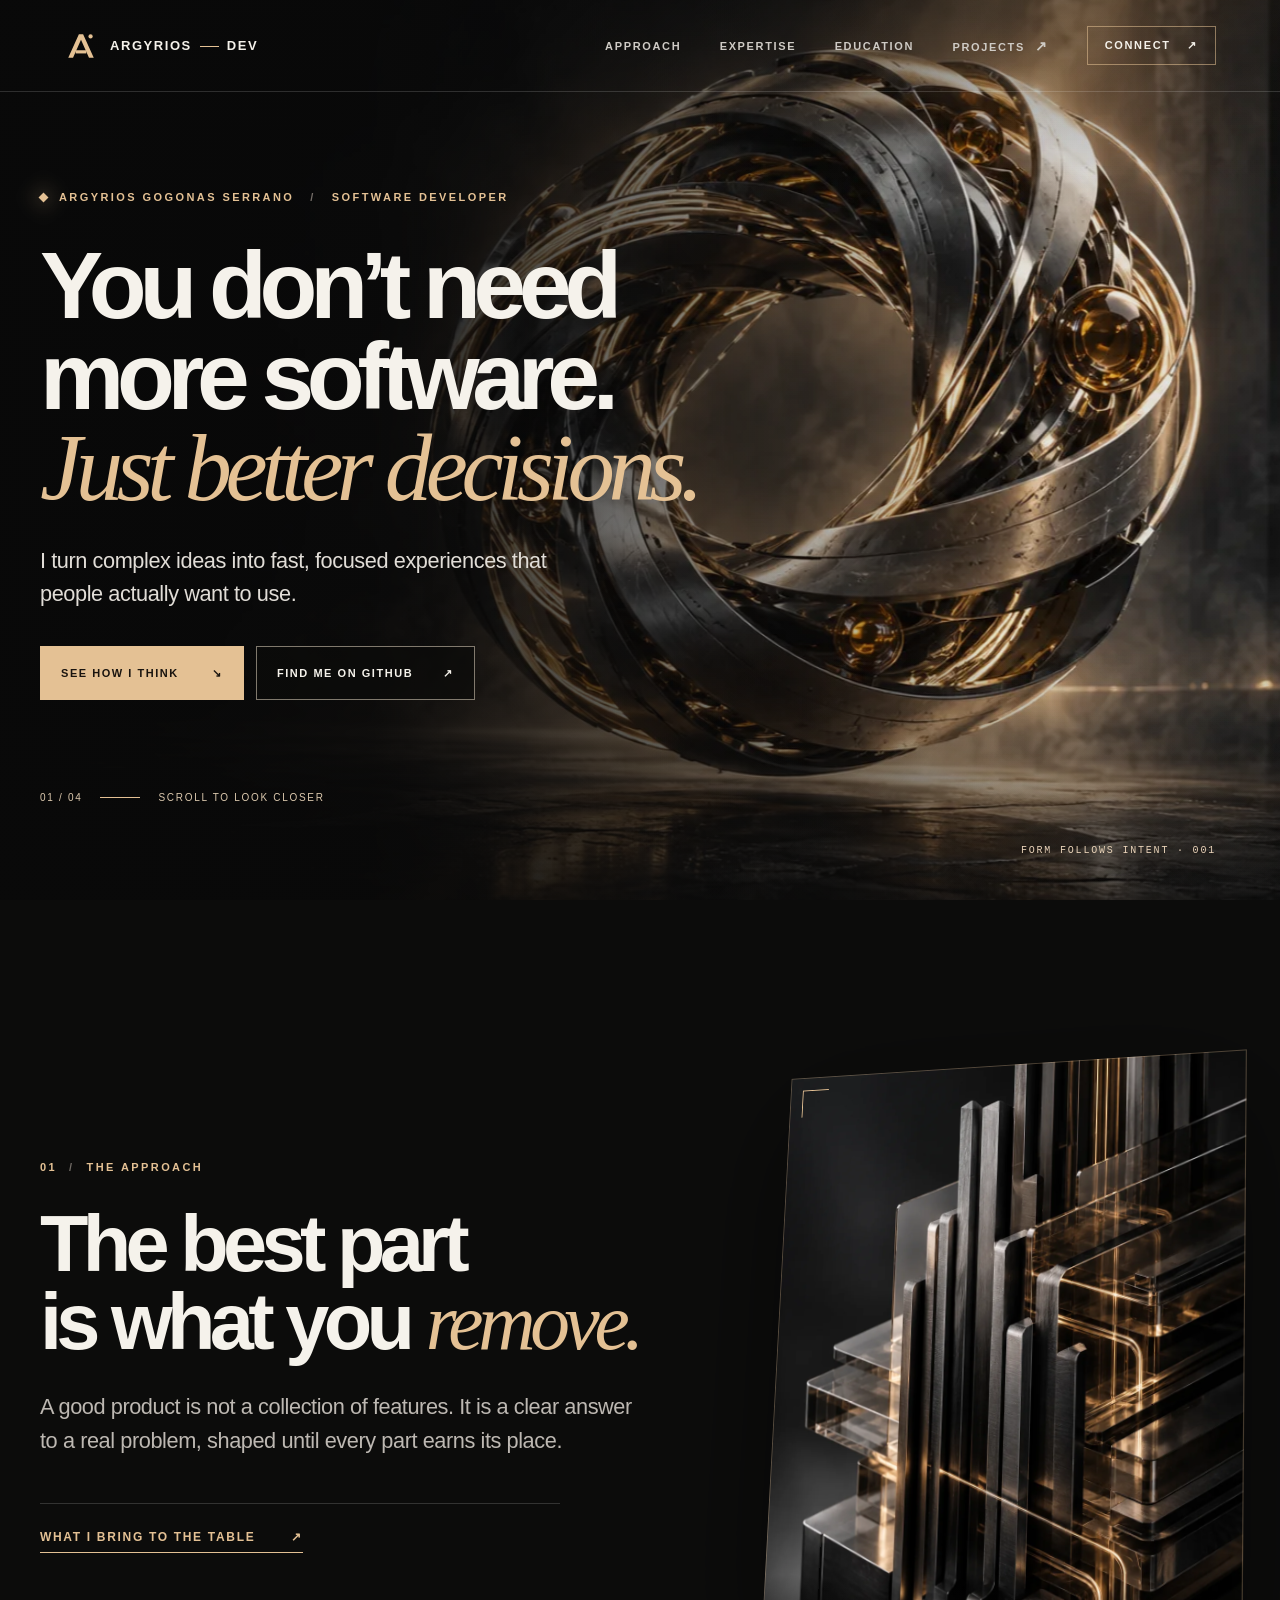
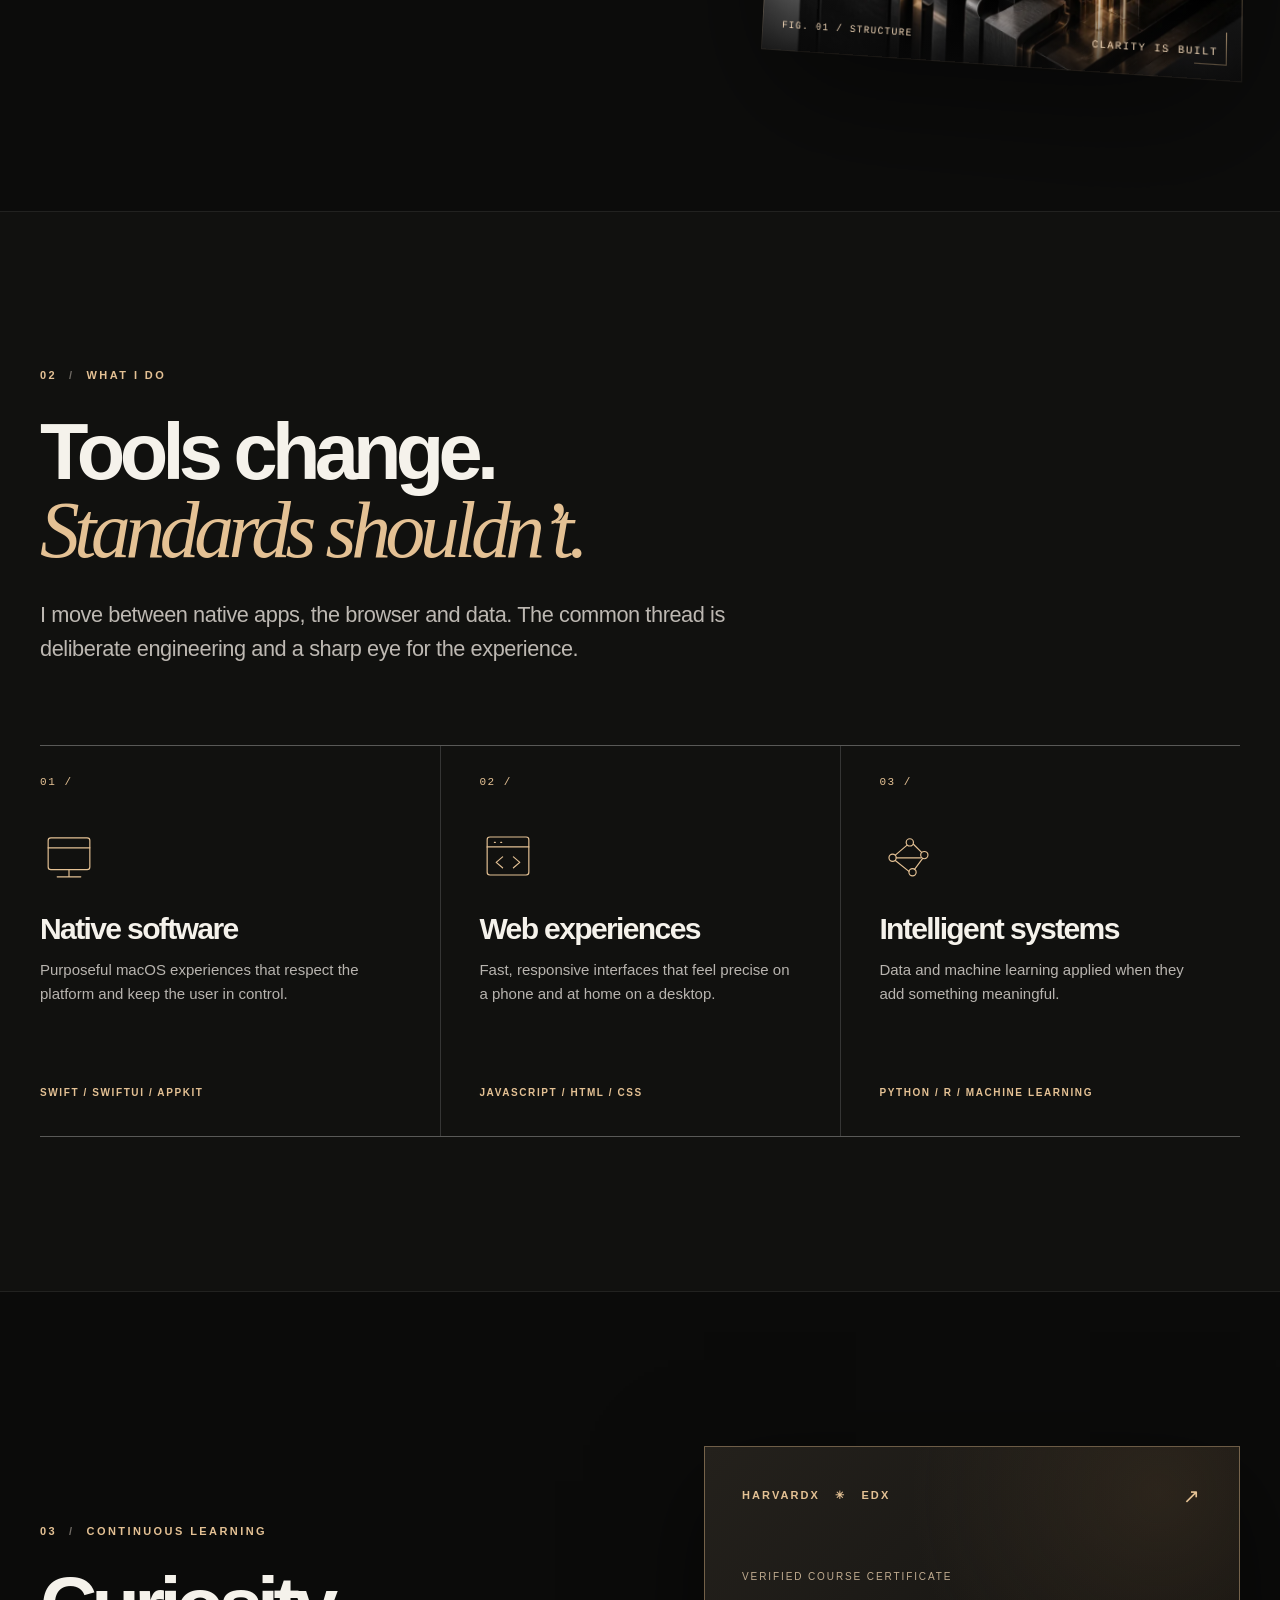
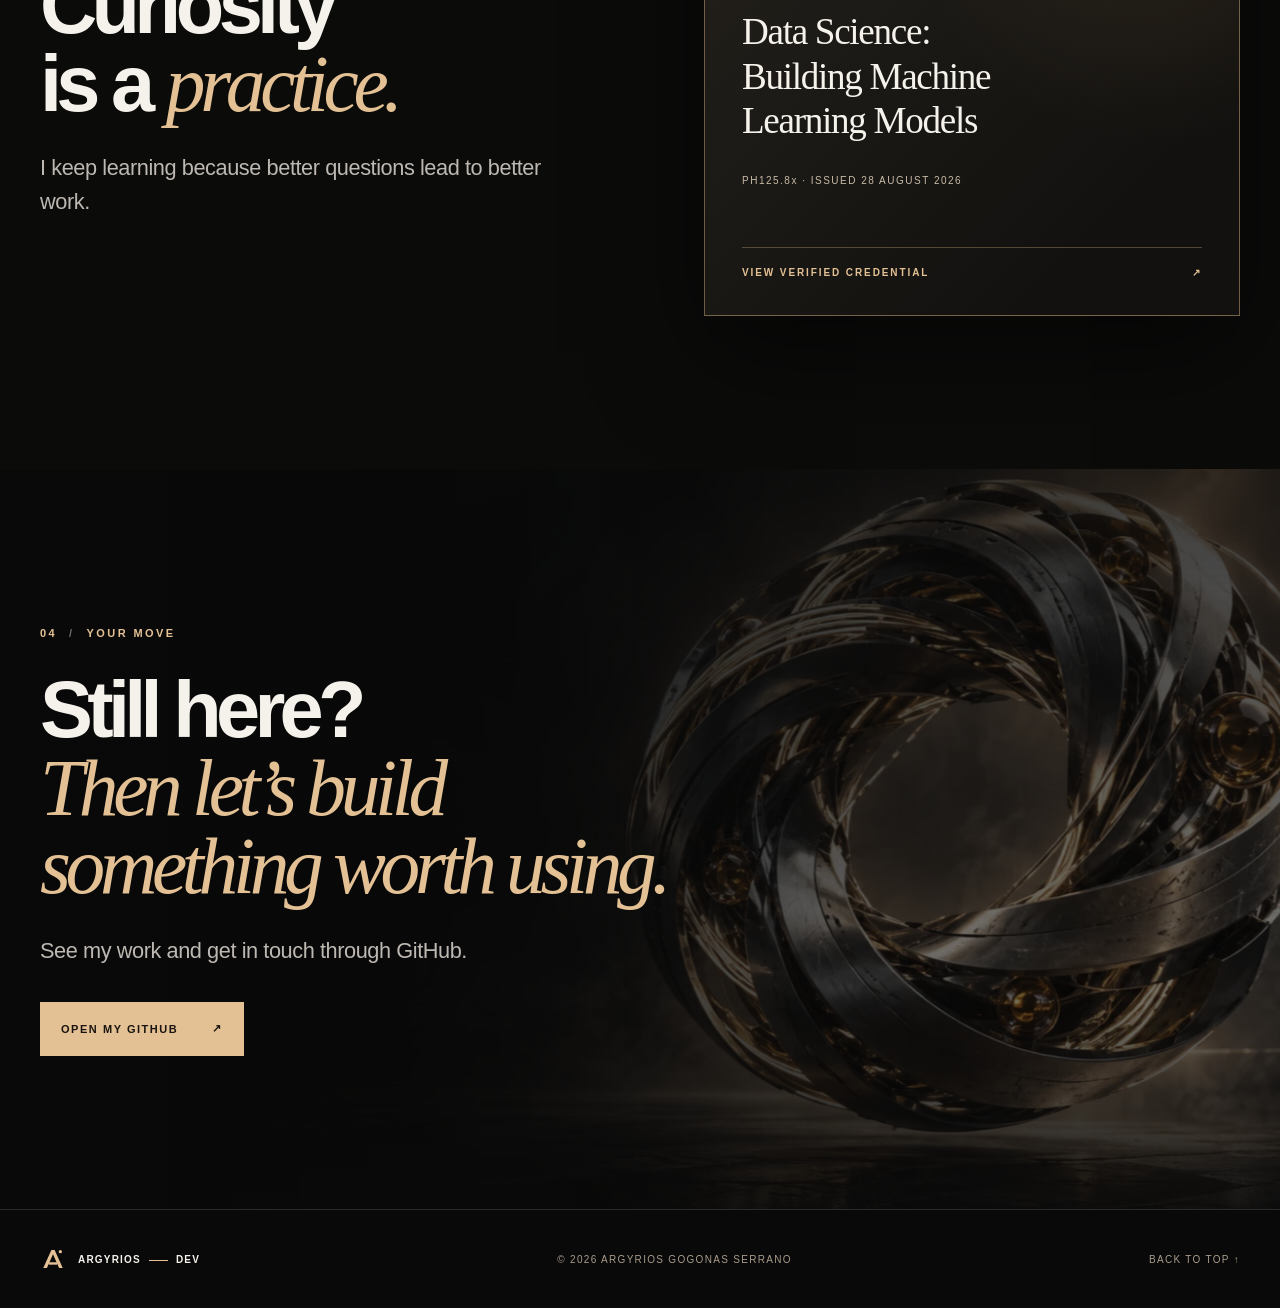
<file: index.html>
<!doctype html>
<html lang="en">
<head>
<meta charset="utf-8"><meta name="viewport" content="width=device-width,initial-scale=1"><meta name="theme-color" content="#090909">
<meta name="description" content="Argyrios Gogonas Serrano — independent developer. Native software, thoughtful interfaces and fewer unnecessary decisions.">
<meta property="og:title" content="Argyrios — Build what matters"><meta property="og:description" content="An independent developer who makes complex software feel simple."><meta property="og:type" content="website"><meta property="og:image" content="https://argyrios-dev.github.io/assets/hero-sculpture.webp">
<title>Argyrios — Build what matters</title><link rel="icon" type="image/svg+xml" href="assets/mark.svg"><link rel="apple-touch-icon" href="https://github.com/argyrios-dev.png"><link rel="preload" href="assets/hero-sculpture.webp" as="image" type="image/webp"><link rel="stylesheet" href="styles.css?v=5"><script defer src="scene.js?v=4"></script><script defer src="projects.js?v=2"></script>
</head>
<body>
<a class="skip" href="#main">Skip to content</a><div id="progress" class="progress" aria-hidden="true"></div>
<header class="header"><a href="#top" class="identity" aria-label="Argyrios — home"><img src="assets/mark.svg" width="34" height="34" alt=""><span>ARGYRIOS<span class="identity-rule"></span>DEV</span></a><nav aria-label="Main navigation"><a href="#approach">Approach</a><a href="#expertise">Expertise</a><a href="#education">Education</a><button type="button" class="projects-trigger" id="projects-trigger" aria-haspopup="dialog" aria-expanded="false" aria-controls="projects-menu">Projects <span aria-hidden="true">↗</span></button><a class="nav-last" href="#contact">Connect <span aria-hidden="true">↗</span></a></nav></header>
<div class="projects-overlay" id="projects-menu" hidden><button type="button" class="projects-scrim" aria-label="Close projects menu" data-close-projects></button><section class="projects-panel" role="dialog" aria-modal="true" aria-labelledby="projects-heading" tabindex="-1"><div class="projects-top"><span class="projects-kicker">ARGYRIOS / PUBLIC WORK</span><button type="button" class="projects-close" aria-label="Close projects menu" data-close-projects>×</button></div><div class="projects-intro"><span class="projects-index">01 / REPOSITORIES</span><h2 id="projects-heading">Built, not<br><em>just imagined.</em></h2><p>Live from my public GitHub repositories. New projects appear here automatically.</p></div><div class="projects-controls"><label class="projects-search"><svg viewBox="0 0 24 24" fill="none" aria-hidden="true"><circle cx="10.5" cy="10.5" r="6.5"/><path d="m15.5 15.5 5 5"/></svg><span class="sr-only">Search projects</span><input id="projects-query" type="search" placeholder="Search projects" autocomplete="off"></label><button type="button" id="projects-refresh" class="projects-refresh" title="Check for new projects" aria-label="Check for new projects">↻</button></div><div class="projects-meta"><span id="projects-count">PROJECTS</span><span id="projects-status" role="status" aria-live="polite">LOADING...</span></div><div id="projects-list" class="projects-list"></div><div class="projects-footer"><span>PUBLIC REPOSITORIES · UPDATED AUTOMATICALLY</span><a href="https://github.com/argyrios-dev?tab=repositories" target="_blank" rel="noopener noreferrer">VIEW ALL ON GITHUB ↗</a></div></section></div>
<main id="main">
<section id="top" class="hero" aria-labelledby="hero-heading"><div class="hero-image" aria-hidden="true"></div><div class="hero-shade" aria-hidden="true"></div><div class="hero-content container"><div class="eyebrow"><span class="diamond" aria-hidden="true"></span> ARGYRIOS GOGONAS SERRANO <span class="hero-separator">/</span> SOFTWARE DEVELOPER</div><h1 id="hero-heading">You don’t need<br>more software.<br><em>Just better decisions.</em></h1><p>I turn complex ideas into fast, focused experiences that people actually want to use.</p><div class="actions"><a class="button filled" href="#approach">See how I think <span aria-hidden="true">↘</span></a><a class="button outline" href="https://github.com/argyrios-dev" target="_blank" rel="noopener noreferrer">Find me on GitHub <span aria-hidden="true">↗</span></a></div><div class="hero-bottom"><span>01 / 04</span><span class="hero-bottom-line"></span><span>SCROLL TO LOOK CLOSER</span></div></div><div class="hero-art-label" aria-hidden="true">FORM FOLLOWS INTENT · 001</div></section>
<section id="approach" class="approach section" aria-labelledby="approach-heading"><div class="container approach-grid"><div class="approach-copy reveal"><span class="section-index">01 <span>/</span> THE APPROACH</span><h2 id="approach-heading">The best part<br>is what you <em>remove.</em></h2><p>A good product is not a collection of features. It is a clear answer to a real problem, shaped until every part earns its place.</p><div class="rule"></div><a class="text-link" href="#expertise">What I bring to the table <span aria-hidden="true">↗</span></a></div><div class="image-frame reveal" id="detail-frame"><img src="assets/precision-detail.webp" alt="Precision-machined metal and glass layers illuminated by warm light" loading="lazy" width="1122" height="1402"><span class="frame-corner corner-a"></span><span class="frame-corner corner-b"></span><div class="frame-caption"><span>FIG. 01 / STRUCTURE</span><span>CLARITY IS BUILT</span></div></div></div></section>
<section id="expertise" class="expertise section" aria-labelledby="expertise-heading"><div class="container"><div class="expertise-heading reveal"><span class="section-index">02 <span>/</span> WHAT I DO</span><h2 id="expertise-heading">Tools change.<br><em>Standards shouldn’t.</em></h2><p>I move between native apps, the browser and data. The common thread is deliberate engineering and a sharp eye for the experience.</p></div><div class="pillars">
<article class="pillar reveal"><span class="pillar-no">01 /</span><div class="pillar-icon" aria-hidden="true"><svg viewBox="0 0 64 64" fill="none"><rect x="9" y="12" width="46" height="35" rx="3"/><path d="M19 55h26M32 47v8M9 23h46"/></svg></div><h3>Native software</h3><p>Purposeful macOS experiences that respect the platform and keep the user in control.</p><small>SWIFT / SWIFTUI / APPKIT</small></article>
<article class="pillar reveal"><span class="pillar-no">02 /</span><div class="pillar-icon" aria-hidden="true"><svg viewBox="0 0 64 64" fill="none"><rect x="9" y="11" width="46" height="42" rx="3"/><path d="M9 22h46M17 17h1M24 17h1M26 33l-7 6 7 6M38 33l7 6-7 6"/></svg></div><h3>Web experiences</h3><p>Fast, responsive interfaces that feel precise on a phone and at home on a desktop.</p><small>JAVASCRIPT / HTML / CSS</small></article>
<article class="pillar reveal"><span class="pillar-no">03 /</span><div class="pillar-icon" aria-hidden="true"><svg viewBox="0 0 64 64" fill="none"><circle cx="15" cy="34" r="4"/><circle cx="34" cy="17" r="4"/><circle cx="50" cy="31" r="4"/><circle cx="37" cy="50" r="4"/><path d="M18 31 31 20M38 19l9 9M48 35l-9 12M33 49 18 37M19 34h27"/></svg></div><h3>Intelligent systems</h3><p>Data and machine learning applied when they add something meaningful.</p><small>PYTHON / R / MACHINE LEARNING</small></article></div></div></section>
<section id="education" class="education section" aria-labelledby="education-heading"><div class="container education-grid"><div class="education-copy reveal"><span class="section-index">03 <span>/</span> CONTINUOUS LEARNING</span><h2 id="education-heading">Curiosity<br>is a <em>practice.</em></h2><p>I keep learning because better questions lead to better work.</p></div><a class="certificate reveal" href="https://courses.edx.org/certificates/12af242c911e41d8930627c551fc07af" target="_blank" rel="noopener noreferrer" aria-label="Verify HarvardX Data Science: Building Machine Learning Models course certificate on edX"><div class="certificate-top"><span>HARVARDX <span class="tiny-star">✳</span> EDX</span><span class="cert-icon" aria-hidden="true">↗</span></div><div class="certificate-content"><span class="cert-label">VERIFIED COURSE CERTIFICATE</span><h3>Data Science:<br>Building Machine<br>Learning Models</h3><span>PH125.8x · ISSUED 28 AUGUST 2026</span></div><div class="certificate-foot">VIEW VERIFIED CREDENTIAL <span aria-hidden="true">↗</span></div></a></div></section>
<section id="contact" class="contact section" aria-labelledby="contact-heading"><div class="contact-image" aria-hidden="true"></div><div class="contact-shade" aria-hidden="true"></div><div class="container contact-inner reveal"><span class="section-index">04 <span>/</span> YOUR MOVE</span><h2 id="contact-heading">Still here?<br><em>Then let’s build<br>something worth using.</em></h2><p>See my work and get in touch through GitHub.</p><a class="button filled" href="https://github.com/argyrios-dev" target="_blank" rel="noopener noreferrer">Open my GitHub <span aria-hidden="true">↗</span></a></div></section>
</main><footer class="footer"><div class="container footer-inner"><a class="identity" href="#top"><img src="assets/mark.svg" width="26" height="26" alt=""><span>ARGYRIOS<span class="identity-rule"></span>DEV</span></a><span>© <span id="year">2026</span> ARGYRIOS GOGONAS SERRANO</span><a href="#top">BACK TO TOP ↑</a></div></footer>
</body></html>
</file>
<file: styles.css>
:root{color-scheme:dark;--bg:#090909;--panel:#121211;--white:#f5f2eb;--muted:#aaa9a5;--gold:#e4c194;--line:#ffffff29;font-family:Inter,ui-sans-serif,-apple-system,BlinkMacSystemFont,"Segoe UI",sans-serif}*{box-sizing:border-box}html{scroll-behavior:smooth}body{margin:0;min-width:320px;background:var(--bg);color:var(--white);overflow-x:hidden}a{color:inherit;text-decoration:none}a:focus-visible{outline:2px solid var(--gold);outline-offset:5px}::selection{background:var(--gold);color:var(--bg)}.container{width:min(calc(100% - 80px),1390px);margin:auto}.skip{position:fixed;z-index:100;top:6px;left:6px;padding:12px;color:#111;background:#fff;transform:translateY(-160%)}.skip:focus{transform:none}.progress{position:fixed;z-index:60;top:0;left:0;right:0;height:2px;background:var(--gold);transform:scaleX(0);transform-origin:left}
.header{position:absolute;top:0;left:0;right:0;z-index:30;min-height:92px;display:flex;justify-content:space-between;align-items:center;gap:22px;padding:0 clamp(28px,5vw,94px);border-bottom:1px solid #ffffff27}.identity{display:inline-flex;align-items:center;gap:12px;font-size:13px;font-weight:830;letter-spacing:.12em;white-space:nowrap}.identity img{display:block}.identity-rule{display:inline-block;width:19px;height:1px;background:var(--gold);vertical-align:middle;margin:0 8px}.header nav{display:flex;align-items:center;gap:clamp(20px,3vw,50px);font-size:11px;text-transform:uppercase;letter-spacing:.15em;font-weight:760}.header nav a:not(.nav-last){color:#cfcbc5}.header nav a:hover{color:var(--gold)}.nav-last{border:1px solid #e4c1948c;padding:12px 17px}.nav-last span{margin-left:12px}
.hero{position:relative;min-height:100svh;display:flex;align-items:center;overflow:hidden;background:#0b0a09}.hero-image,.hero-shade{position:absolute;inset:0;pointer-events:none}.hero-image{background:url('assets/hero-sculpture.webp') center right/cover no-repeat;transform:perspective(1400px) translate3d(0,var(--hero-shift,0px),0) rotateY(var(--hero-rotation,-3deg)) scale(var(--hero-scale,1.14));transform-origin:70% 50%;will-change:transform}.hero-shade{background:linear-gradient(90deg,#090909f9 0%,#090909eb 29%,#0909099a 48%,#09090918 78%),linear-gradient(0deg,#090909ac 0%,transparent 28%,transparent 77%,#09090970 100%)}.hero-content{position:relative;z-index:2;padding-top:145px;padding-bottom:55px}.eyebrow,.section-index{display:inline-flex;align-items:center;gap:12px;color:var(--gold);font-size:11px;font-weight:780;letter-spacing:.22em;text-transform:uppercase}.diamond{width:7px;height:7px;transform:rotate(45deg);background:var(--gold);box-shadow:0 0 20px var(--gold)}.hero-separator{color:#f4e6d576;margin:0 4px}h1,h2,h3,p{margin-top:0}h1{max-width:1090px;font-size:clamp(68px,7.4vw,132px);line-height:.96;letter-spacing:-.077em;font-weight:600;margin:35px 0 30px;text-wrap:balance}h1 em,h2 em{font-family:Georgia,"Times New Roman",serif;color:var(--gold);font-weight:400;letter-spacing:-.067em}.hero p:not(.eyebrow){max-width:570px;font-size:clamp(18px,1.7vw,23px);color:#e1ddd7;line-height:1.55;letter-spacing:-.02em}.actions{display:flex;align-items:center;flex-wrap:wrap;gap:12px;margin-top:35px}.button{min-height:54px;min-width:204px;display:inline-flex;align-items:center;justify-content:space-between;gap:30px;padding:16px 20px;font-size:11px;letter-spacing:.14em;text-transform:uppercase;font-weight:800;transition:transform .25s,background .25s,border-color .25s}.button:hover{transform:translateY(-4px)}.button.filled{color:#19140f;background:var(--gold);border:1px solid var(--gold)}.button.filled:hover{background:#f3d5ae}.button.outline{border:1px solid #e7dac688;background:#0c0c0bb3}.button.outline:hover{border-color:var(--gold);background:#26211d}.hero-bottom{display:flex;align-items:center;gap:18px;margin-top:92px;font-size:10px;letter-spacing:.17em;color:#dcc9ae}.hero-bottom-line{display:block;width:40px;height:1px;background:var(--gold)}.hero-art-label{position:absolute;right:clamp(26px,5vw,90px);bottom:44px;z-index:3;color:#e9d3b9;font:10px ui-monospace,SFMono-Regular,monospace;letter-spacing:.18em}
.section{position:relative;padding:clamp(110px,12vw,190px) 0;scroll-margin-top:0}.section-index span{color:#716c66}.approach{background:#0c0c0b}.approach-grid{display:grid;grid-template-columns:1.12fr .88fr;gap:clamp(70px,8vw,150px);align-items:center}.approach h2,.expertise h2,.education h2,.contact h2{font-size:clamp(54px,6.2vw,110px);line-height:.98;letter-spacing:-.072em;font-weight:600;margin:30px 0 28px;text-wrap:balance}.approach-copy p,.expertise-heading p,.education-copy p,.contact p{max-width:600px;font-size:clamp(18px,1.7vw,23px);line-height:1.55;color:#bdb8b2;letter-spacing:-.02em}.rule{height:1px;background:var(--line);max-width:520px;margin:46px 0 23px}.text-link{color:var(--gold);font-size:12px;text-transform:uppercase;letter-spacing:.14em;font-weight:790;border-bottom:1px solid var(--gold);padding-bottom:8px;display:inline-flex;gap:36px}.image-frame{position:relative;width:100%;max-width:570px;aspect-ratio:4/5;perspective:1200px;transform-style:preserve-3d;transform:perspective(1200px) rotateY(var(--frame-rotate, -7deg)) rotateX(var(--frame-pitch, 3deg));box-shadow:0 35px 130px #0008;transition:transform .2s ease-out;overflow:hidden;background:#161410}.image-frame img{width:100%;height:100%;object-fit:cover;display:block;transform:scale(1.06)}.image-frame:after{content:"";position:absolute;inset:0;border:1px solid #e4c1944d;pointer-events:none}.frame-corner{position:absolute;width:30px;height:30px;border:1px solid var(--gold);z-index:2}.corner-a{left:14px;top:14px;border-right:0;border-bottom:0}.corner-b{right:14px;bottom:14px;border-left:0;border-top:0}.frame-caption{position:absolute;bottom:0;left:0;right:0;z-index:2;display:flex;justify-content:space-between;padding:45px 22px 20px;background:linear-gradient(transparent,#090909c9);font:10px ui-monospace,SFMono-Regular,monospace;letter-spacing:.14em;color:#f0d6b7}
.expertise{background:#11110f;border-top:1px solid #ffffff12;border-bottom:1px solid #ffffff12}.expertise-heading{max-width:860px}.expertise-heading p{max-width:690px}.pillars{display:grid;grid-template-columns:repeat(3,1fr);margin-top:80px;border-top:1px solid #ffffff4d;border-bottom:1px solid #ffffff4d}.pillar{padding:30px clamp(20px,3vw,44px) 38px 0;min-height:390px;display:flex;flex-direction:column}.pillar+ .pillar{border-left:1px solid #ffffff27;padding-left:clamp(20px,3vw,44px)}.pillar-no{color:var(--gold);font:11px ui-monospace,SFMono-Regular,monospace;letter-spacing:.14em}.pillar-icon{width:58px;height:58px;color:var(--gold);margin:39px 0 27px}.pillar-icon svg{width:100%;height:100%;stroke:currentColor;stroke-width:1.3;stroke-linecap:round;stroke-linejoin:round}.pillar h3{font-size:clamp(26px,2.35vw,38px);letter-spacing:-.055em;font-weight:580;margin:0 0 12px}.pillar p{color:#b8b4af;font-size:15px;line-height:1.55;max-width:330px}.pillar small{margin-top:auto;padding-top:25px;color:var(--gold);font-size:10px;letter-spacing:.16em;font-weight:750}
.education{background:#0b0b0a}.education-grid{display:grid;grid-template-columns:1fr 1fr;gap:clamp(60px,10vw,170px);align-items:center}.education h2{margin-top:28px}.certificate{min-height:470px;display:flex;flex-direction:column;justify-content:space-between;padding:37px;background:radial-gradient(circle at 85% 10%,#56432d4f,transparent 40%),linear-gradient(135deg,#24211c,#12110f 78%);border:1px solid #d5b48675;box-shadow:0 35px 100px #0008;transition:transform .35s,box-shadow .35s}.certificate:hover{transform:translateY(-8px) rotate(.5deg);box-shadow:0 45px 130px #000b}.certificate-top,.certificate-foot{display:flex;justify-content:space-between;align-items:center;font-size:11px;font-weight:800;letter-spacing:.19em;color:var(--gold)}.tiny-star{padding:0 10px}.cert-icon{font-size:20px;font-weight:300}.certificate-content{padding:30px 0}.cert-label{font-size:10px;letter-spacing:.19em;color:#c2ad91}.certificate h3{font-family:Georgia,"Times New Roman",serif;font-size:clamp(27px,2.9vw,46px);line-height:1.2;font-weight:400;letter-spacing:-.035em;margin:26px 0}.certificate-content>span:last-child{font-size:10px;letter-spacing:.15em;color:#c9bba8}.certificate-foot{padding-top:19px;border-top:1px solid #d5b48653;font-size:10px}
.contact{min-height:82svh;display:flex;align-items:center;overflow:hidden;background:#0a0908}.contact-image,.contact-shade{position:absolute;inset:0;pointer-events:none}.contact-image{background:url('assets/hero-sculpture.webp') 75% 42%/cover no-repeat;filter:grayscale(.18);transform:scale(var(--contact-scale,1.18));will-change:transform}.contact-shade{background:linear-gradient(90deg,#090909fa,#090909e3 40%,#0909098c 75%),linear-gradient(0deg,#090909d9,transparent 30%,#09090988)}.contact-inner{position:relative;z-index:1}.contact h2{max-width:1130px}.contact p{margin-bottom:34px}.footer{background:#090909;border-top:1px solid #ffffff22}.footer-inner{min-height:98px;display:flex;align-items:center;justify-content:space-between;gap:25px;font-size:10px;letter-spacing:.13em;color:#a99c8c}.footer .identity{color:var(--white);font-size:10px}.footer a:hover{color:var(--gold)}.js .reveal{opacity:0;transform:translateY(45px);transition:opacity .85s ease,transform .85s cubic-bezier(.18,.8,.2,1)}.js .reveal.visible{opacity:1;transform:none}.js .image-frame.reveal.visible{transform:perspective(1200px) rotateY(var(--frame-rotate,-7deg)) rotateX(var(--frame-pitch,3deg))}
@media(max-width:1050px){.hero-shade{background:linear-gradient(90deg,#090909fa,#090909dc 36%,#09090958 80%),linear-gradient(0deg,#090909a8,transparent 30%)}.hero-image{background-position:63% center}.approach-grid{gap:45px}.education-grid{gap:45px}}@media(max-width:760px){.container{width:calc(100% - 42px)}.header{min-height:74px;padding:0 21px}.header nav a:not(.nav-last){display:none}.identity{font-size:10px;gap:6px}.identity img{width:27px;height:27px}.identity-rule{width:10px;margin:0 5px}.nav-last{padding:10px;font-size:9px}.hero{min-height:100svh}.hero-image{background-position:66% center}.hero-shade{background:linear-gradient(90deg,#090909ee,#090909c9 54%,#09090970),linear-gradient(0deg,#090909d9,transparent 45%,#0909099c)}.hero-content{padding:125px 0 48px}.eyebrow{font-size:9px;letter-spacing:.13em}.hero-separator{display:none}h1{font-size:clamp(57px,11vw,82px);margin:26px 0}.hero-bottom{margin-top:70px}.hero-art-label{right:21px;bottom:19px;font-size:8px}.section{padding:95px 0}.approach-grid,.education-grid{grid-template-columns:1fr;gap:60px}.approach h2,.expertise h2,.education h2,.contact h2{font-size:clamp(52px,10vw,78px)}.image-frame{width:min(86%,500px);margin:auto}.pillars{grid-template-columns:1fr;margin-top:50px}.pillar{min-height:0;padding:22px 0 28px!important;border-left:0!important;border-bottom:1px solid #ffffff27}.pillar:last-child{border-bottom:0}.pillar-icon{margin:18px 0}.pillar h3{font-size:30px}.pillar small{padding-top:10px}.certificate{min-height:420px}.contact{min-height:76svh}.footer-inner{min-height:120px;flex-wrap:wrap}.footer-inner>span{order:3;width:100%}}@media(max-width:420px){h1{font-size:clamp(49px,11vw,60px)}.actions{align-items:stretch}.actions .button{width:100%}.hero-bottom{font-size:8px}.hero-art-label{display:none}.certificate{padding:25px;min-height:400px}.certificate h3{font-size:30px}}@media(prefers-reduced-motion:reduce){html{scroll-behavior:auto}.reveal{opacity:1;transform:none}.js .image-frame.reveal.visible{transform:none}*,*:before,*:after{transition-duration:.01ms!important;animation-duration:.01ms!important}}
/* Live GitHub project drawer */
[hidden]{display:none!important}.sr-only{position:absolute;width:1px;height:1px;padding:0;margin:-1px;overflow:hidden;clip:rect(0,0,0,0);white-space:nowrap;border:0}.projects-trigger{appearance:none;border:0;background:none;color:#cfcbc5;cursor:pointer;font:inherit;text-transform:inherit;letter-spacing:inherit;font-weight:inherit;padding:8px 0}.projects-trigger:hover,.projects-trigger[aria-expanded="true"]{color:var(--gold)}.projects-trigger:focus-visible,.projects-close:focus-visible,.projects-refresh:focus-visible,.projects-search input:focus-visible,.projects-scrim:focus-visible{outline:2px solid var(--gold);outline-offset:4px}.projects-trigger span{font-size:14px;margin-left:5px}.projects-overlay{position:fixed;inset:0;z-index:80;display:grid;grid-template-columns:1fr min(680px,100%)}.projects-scrim{position:absolute;inset:0;border:0;background:#000b;backdrop-filter:blur(8px);cursor:pointer}.projects-panel{position:relative;grid-column:2;min-width:0;height:100%;overflow-y:auto;overscroll-behavior:contain;background:#141311;border-left:1px solid #d5b99145;padding:35px clamp(24px,4vw,58px) 28px;box-shadow:-35px 0 110px #000a;animation:projects-enter .38s cubic-bezier(.2,.8,.2,1) both}.projects-top,.projects-meta,.projects-footer{display:flex;justify-content:space-between;align-items:center;gap:14px}.projects-kicker,.projects-index,.projects-meta,.projects-footer{font:10px ui-monospace,SFMono-Regular,monospace;letter-spacing:.13em;color:#bca98f}.projects-close{width:39px;height:39px;border:1px solid #d5b99170;background:transparent;color:var(--gold);font:30px/1 Georgia,serif;cursor:pointer}.projects-close:hover,.projects-refresh:hover{background:#e4c19422}.projects-intro{padding:53px 0 31px}.projects-index{color:var(--gold)}.projects-intro h2{font-size:clamp(50px,5vw,79px);line-height:.95;letter-spacing:-.07em;font-weight:600;margin:19px 0 16px}.projects-intro h2 em{color:var(--gold);font-family:Georgia,serif;font-weight:400}.projects-intro p{max-width:470px;color:#b9b2aa;font-size:15px;line-height:1.6}.projects-controls{display:flex;gap:10px}.projects-search{height:49px;display:flex;align-items:center;gap:10px;flex:1;padding:0 15px;border:1px solid #d5b99160;background:#0d0c0b}.projects-search svg{width:18px;height:18px;stroke:var(--gold);stroke-width:1.4;flex:0 0 auto}.projects-search input{width:100%;height:100%;border:0;outline:0;background:transparent;color:var(--white);font:14px Inter,ui-sans-serif,-apple-system,sans-serif}.projects-search input::placeholder{color:#a9a39a}.projects-refresh{width:49px;height:49px;border:1px solid #d5b99160;background:#0d0c0b;color:var(--gold);font:25px/1 Georgia,serif;cursor:pointer}.projects-refresh:disabled{opacity:.5;cursor:wait}.projects-meta{margin-top:28px;padding-bottom:11px;border-bottom:1px solid #d5b99170;color:var(--gold)}.projects-meta span:last-child{color:#a9a39a;text-align:right}.projects-list{min-height:180px}.repo{display:grid;grid-template-columns:36px 1fr 18px;gap:13px;align-items:start;padding:22px 0;border-bottom:1px solid #d5b9912d;transition:padding .2s,background .2s}.repo:hover{padding-left:9px;background:#e4c1940b}.repo-number{color:var(--gold);font:11px ui-monospace,SFMono-Regular,monospace;padding-top:6px}.repo h3{font-size:21px;line-height:1.2;font-weight:600;letter-spacing:-.035em;margin:0 0 7px;overflow-wrap:anywhere}.repo p{font-size:13px;line-height:1.5;color:#b9b2aa;margin:0 0 10px}.repo-language{color:var(--gold);font:10px ui-monospace,SFMono-Regular,monospace;letter-spacing:.1em;text-transform:uppercase}.repo-arrow{font-size:19px;color:var(--gold)}.projects-empty{padding:48px 0;color:#b9b2aa;font-size:14px;line-height:1.55}.projects-footer{margin-top:29px;padding-top:16px;border-top:1px solid #d5b99170;flex-wrap:wrap;line-height:1.6}.projects-footer a{color:var(--gold)}.projects-footer a:hover{text-decoration:underline}body.projects-open{overflow:hidden}@keyframes projects-enter{from{transform:translateX(40px);opacity:.7}to{transform:translateX(0);opacity:1}}@media(max-width:760px){.header nav{gap:12px}.projects-trigger{font-size:9px;letter-spacing:.12em}.projects-trigger span{margin-left:2px}.projects-overlay{grid-template-columns:1fr}.projects-panel{grid-column:1;border-left:0;padding:25px 22px 30px}.projects-intro{padding-top:40px}.projects-intro h2{font-size:clamp(49px,11vw,68px)}.projects-footer{font-size:9px}}@media(prefers-reduced-motion:reduce){.projects-panel{animation:none}}
/* Separate actions for a project's live website and its GitHub source. */
.repo{grid-template-columns:36px minmax(0,1fr)}.repo-actions{display:flex;align-items:center;flex-wrap:wrap;gap:10px;margin-top:18px}.repo-actions a{display:inline-flex;align-items:center;justify-content:center;min-height:39px;padding:10px 14px;border:1px solid #d5b99160;font:700 10px ui-monospace,SFMono-Regular,monospace;letter-spacing:.1em;transition:background .2s,border-color .2s,transform .2s}.repo-actions a:hover{transform:translateY(-2px);border-color:var(--gold)}.repo-website{background:var(--gold);color:#16110c;border-color:var(--gold)!important}.repo-website:hover{background:#f3d5ae}.repo-source{color:var(--gold)}.repo-source:hover{background:#e4c19419}
</file>
